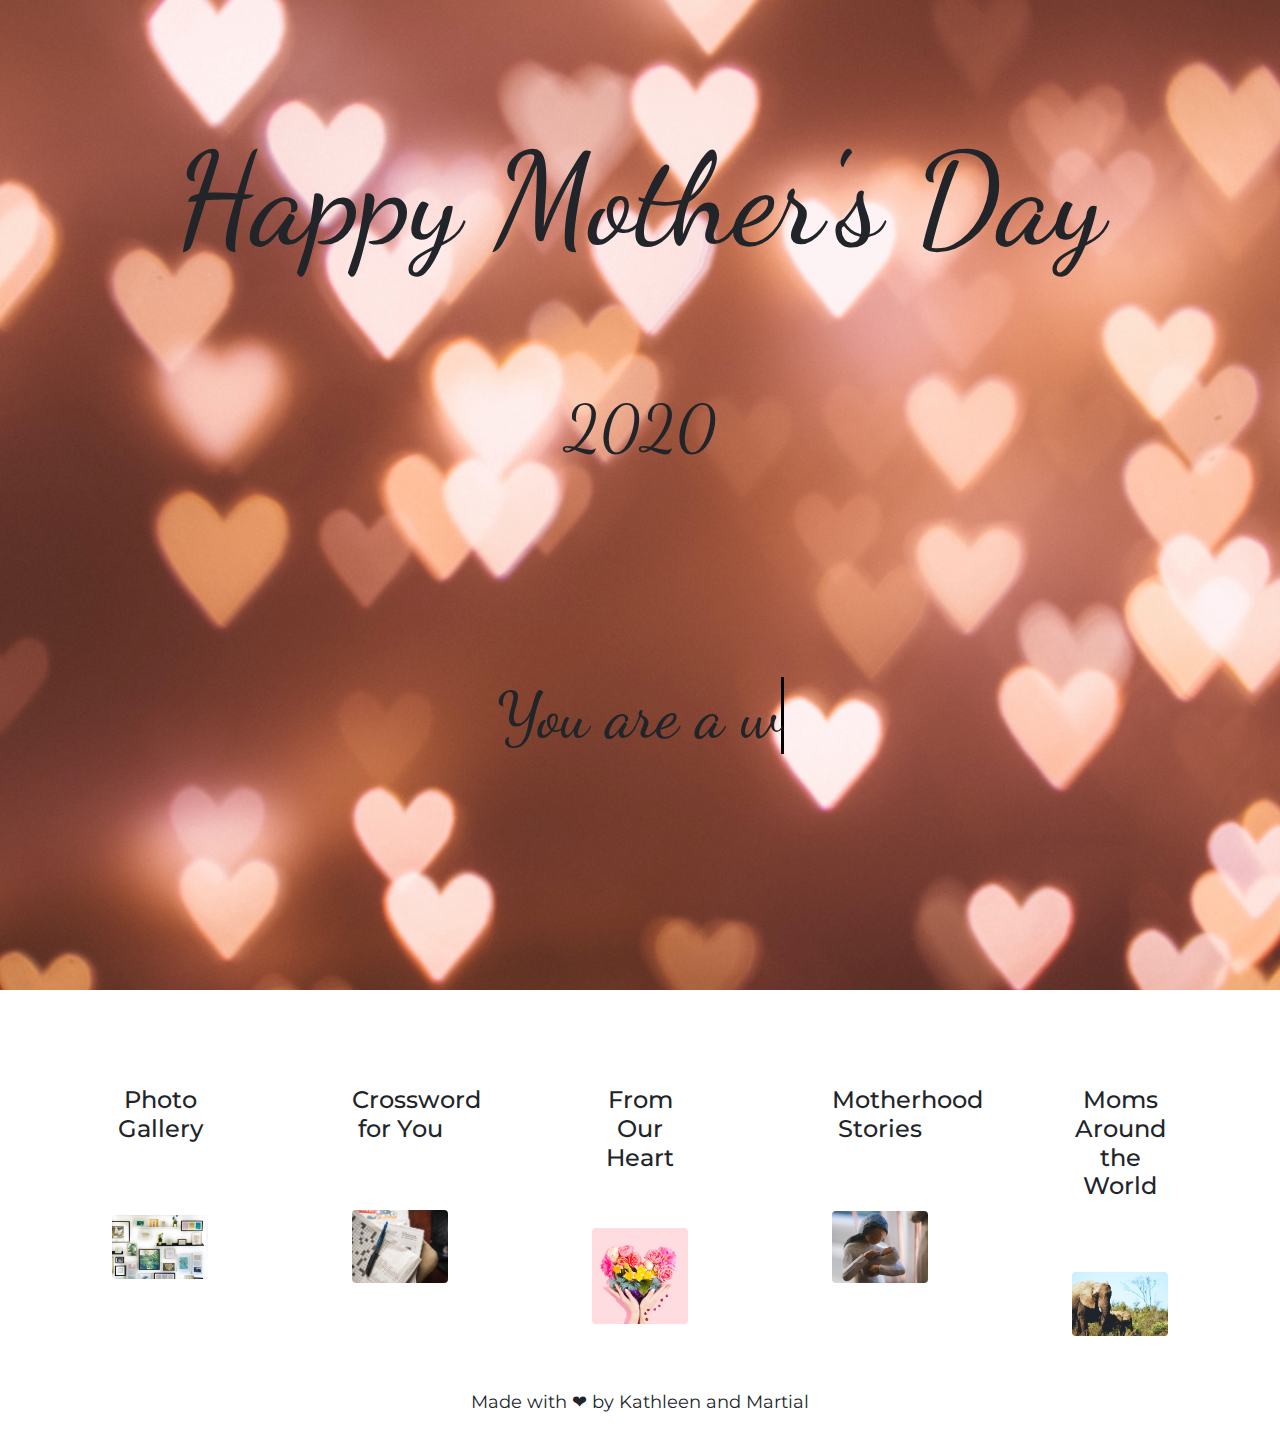
<file: index.html>
<!DOCTYPE html>
<html lang="en">
<head>
    <meta charset="UTF-8">
    <meta name="viewport" content="width=device-width, initial-scale=1.0">
    <link href="https://fonts.googleapis.com/css2?family=Dancing+Script:wght@700&display=swap" rel="stylesheet">
    <link href="https://fonts.googleapis.com/css2?family=Montserrat&display=swap" rel="stylesheet">
    <link rel="stylesheet" href="https://stackpath.bootstrapcdn.com/bootstrap/4.4.1/css/bootstrap.min.css" integrity="sha384-Vkoo8x4CGsO3+Hhxv8T/Q5PaXtkKtu6ug5TOeNV6gBiFeWPGFN9MuhOf23Q9Ifjh" crossorigin="anonymous">
    <link rel="stylesheet" href="style.css" media="print" onload="this.media='all'">
    <title>Mother's Day 2020</title> 
</head>
<body>

    <!-- loading div -->
    <div id="loader" class="center"></div> 

    <!-- SECTION ONE -->
    <header>
            <div id="typing-div">
                <div id="title-div">
                    <h1 id="title">Happy Mother's Day</h1><br><p>2020</p>
                </div>
                <div id="typing">
                    <h1>You <span
                        class="txt-rotate"
                        data-period="1500"
                        data-rotate='[ "are a wonderful mom.", "are kind.", "are an amazing Lovey.", "have a great laugh.", "are beautiful.", "have a lovely voice.", "care for others.", "are encouraging.", "love unconditionally.", "are generous.", "are precious to many!" ]'></span>
                    </h1>
                </div>
            </div>

    </header>
    
    <!-- SECTION TWO -->
    <div class="container-fluid section-two">
        <div id="card-div" class="row text-center justify-content-between">

            <!-- FIRST COL -->
            <div class="col-2 quarters">
                <div class="row text-center">
                    <div class="col">
                        <h4>Photo Gallery</h4>
                    </div>
                </div>
                <div class="row img-row">
                    <div class="col my-auto">
                        <a href="gallery.html" target="_blank" rel="noopener noreferrer">
                            <img class="img-fluid rounded" src="images/gallery.jpg" alt="pictures on wall">
                        </a>
                    </div>
                </div>
            </div>
            
            <!-- SECOND COL -->
            <div class="col-2 quarters">
                <div class="row text-center">
                    <div class="col">
                        <h4>Crossword for You</h4>
                    </div>
                </div>
                <div class="row img-row">
                    <div class="col my-auto">
                        <a href="crossword.html" target="_blank" rel="noopener noreferrer">
                            <img class="img-fluid rounded" src="images/crossword-puzzle.jpg" alt="crossword puzzle">
                        </a>
                    </div>
                </div>
            </div>


            <!-- THIRD COL -->
            <div class="col-2 quarters">
                <div class="row text-center">
                    <div class="col">
                        <h4>From Our Heart</h4>
                    </div>
                </div>
                <div class="row img-row">
                    <div class="col my-auto">
                        <a href="messages.html" target="_blank" rel="noopener noreferrer">
                            <img class="img-fluid rounded" src="images/heart.jpg" alt="heart with flowers">
                        </a>
                    </div>
                </div>
            </div>



            <!-- FOURTH COL -->
            <div class="col-2 quarters">
                <div class="row text-center">
                    <div class="col">
                        <h4>Motherhood Stories</h4>
                    </div>
                </div>
                <div class="row img-row">
                    <div class="col my-auto">
                        <a href="https://www.nytimes.com/interactive/2020/05/05/parenting/how-motherhood-changed-us.html" target="_blank" rel="noopener noreferrer">
                            <img class="img-fluid rounded" src="images/mom-stories.jpg" alt="mother figurine">
                        </a>
                    </div>
                </div>
            </div>

            <!-- FIFTH COL -->
            <div class="col-2 quarters">
                <div class="row text-center">
                    <div class="col">
                        <h4>Moms Around the World</h4>
                    </div>
                </div>
                <div class="row img-row">
                    <div class="col my-auto">
                        <a href="https://unsplash.com/s/photos/mother" target="_blank" rel="noopener noreferrer">
                            <img class="img-fluid rounded" src="images/elephant-mom.jpg" alt="mom and baby elephant">
                        </a>
                    </div>
                </div>
            </div>

        </div>
    </div>

    <footer>
        <div class='footer'>
            Made with &#10084; by Kathleen and Martial</a>
          </div>
    </footer>


    <script> 
        document.onreadystatechange = function() { 
            if (document.readyState !== "complete") { 
                document.querySelector( 
                  "body").style.visibility = "hidden"; 
                document.querySelector( 
                  "#loader").style.visibility = "visible"; 
            } else { 
                document.querySelector( 
                  "#loader").style.display = "none"; 
                document.querySelector( 
                  "body").style.visibility = "visible"; 
            } 
        }; 
    </script> 
    <script src="main.js"></script>
</body>

</html>
</file>
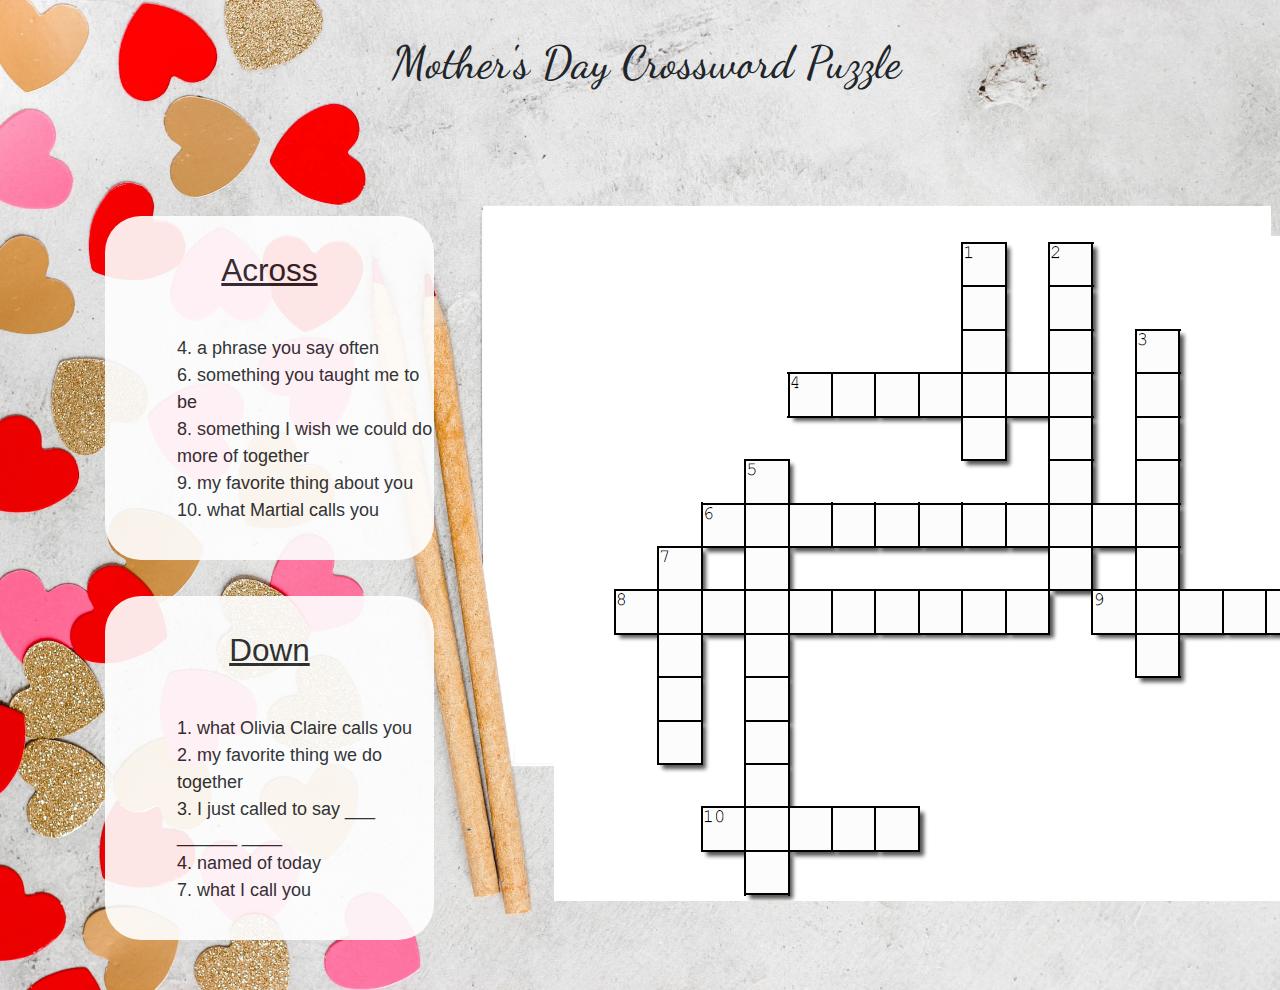
<file: crossword.html>
<!DOCTYPE html>
<html lang="en">
<head>
    <meta charset="UTF-8">
    <meta name="viewport" content="width=device-width, initial-scale=1.0">
    <link href="https://fonts.googleapis.com/css2?family=Dancing+Script:wght@700&display=swap" rel="stylesheet">
    <link href="https://fonts.googleapis.com/css2?family=Montserrat&display=swap" rel="stylesheet">
    <link rel="stylesheet" href="https://stackpath.bootstrapcdn.com/bootstrap/4.4.1/css/bootstrap.min.css" integrity="sha384-Vkoo8x4CGsO3+Hhxv8T/Q5PaXtkKtu6ug5TOeNV6gBiFeWPGFN9MuhOf23Q9Ifjh" crossorigin="anonymous">
    <link rel="stylesheet" href="crossword.css" media="print" onload="this.media='all'">
    <title>Mother's Day Crossword</title>
</head>
<body>

    <!-- loading div -->
    <div id="loader" class="center"></div> 

    <div class=container-fluid>

        <div class="row text-center">
            <div class="col" id="title-div">
                <h1 id="title">Mother's Day Crossword Puzzle</h1>
            </div>
        </div>
    

        <div class="row justify-content-between align-items-center">

            <!-- left column -->
            <div class="col-4 hint-column">
                
                <div class="row across-row align-items-center">
                    
                    <div class="col across-col">
                        <div class="row text-center">
                            <div class="col">
                                <h3><u>Across</u></h3>
                            </div>
                        </div>
                        <div class="row">
                            <div class="col hints">
                                <li>4. a phrase you say often</li>
                                <li>6. something you taught me to be</li>
                                <li>8. something I wish we could do more of together</li>
                                <li>9. my favorite thing about you</li>
                                <li>10. what Martial calls you</li>
                            </div>
                        </div>
                    </div>

                </div>
                
                <div class="row down-row align-items-center">

                    <div class="col down-col">
                        <div class="row text-center">
                            <div class="col">
                                <h3><u>Down</u></h3>
                            </div>
                        </div>
                        <div class="row">
                            <div class="col hints">
                                <li>1. what Olivia Claire calls you</li>
                                <li>2. my favorite thing we do together</li>
                                <li>3. I just called to say ___ ______ ____</li>
                                <li>4. named of today</li>
                                <li>7. what I call you</li>
                            </div>
                        </div>
                    </div>

                </div>
            </div>


            <!-- right column -->
            <div class="col-7 puzzle-column">
                <img src="images/crossword.png" alt="crossword puzzle">
            </div>


    </div>

    <script> 
        document.onreadystatechange = function() { 
            if (document.readyState !== "complete") { 
                document.querySelector( 
                  "body").style.visibility = "hidden"; 
                document.querySelector( 
                  "#loader").style.visibility = "visible"; 
            } else { 
                document.querySelector( 
                  "#loader").style.display = "none"; 
                document.querySelector( 
                  "body").style.visibility = "visible"; 
            } 
        }; 
    </script> 

</body>

</html>
</file>
<file: style.css>
html {
    margin:0;
    overflow-x: hidden!important;
}

body {
    font-size:18px;
    position: top;
    font-family: 'Montserrat', sans-serif;
}

#loader { 
    border: 12px solid #f3f3f3; 
    border-radius: 50%; 
    border-top: 12px solid #444444; 
    width: 70px; 
    height: 70px; 
    animation: spin 1s linear infinite; 
} 
  
@keyframes spin { 
    100% { 
        transform: rotate(360deg); 
    } 
} 
  
.center { 
    position: absolute; 
    top: 0; 
    bottom: 0; 
    left: 0; 
    right: 0; 
    margin: auto; 
} 

header {
    background-image: url(images/hearts.jpg);
    background-size: cover!important;
    background-position: center!important;
    background-repeat: no-repeat!important;
    height: 110vh;
    width: 101%;
    z-index:-10;
}

#title {
    font-size: 8rem;
}

#title-div {
    margin-top: 2rem;
    font-family: 'Dancing Script', cursive;
    text-align: center;
    font-size: 4rem;
}

h1 {
    font-family: 'Dancing Script', cursive;
    font-size: 4rem;
}

#typing-div {
    position: absolute;
    top: 0;
    left: 0;
    height: 100%;
    width: 100%;
    display: grid;
    grid-template-columns: 1fr;
    grid-template-rows: .65fr .3fr;
    justify-items: center;
    align-items:center;
}

#card-div {
    padding: 3rem 4rem 3rem 4rem;
}

.quarters {
    padding: 3rem;
}

.img-row {
    display: flex;
    height: 100%;
}

footer {
    text-align: center; 
    vertical-align: middle;
    line-height: 60px;
    left: 0;
    bottom: 0;
    width: 100%;
    padding-bottom: 1rem;
}
</file>
<file: crossword.css>
html {
    font-size:18px;
    overflow-x: hidden!important;
    position: relative;
    margin:0;
    font-family: 'Montserrat', sans-serif;
}

body {
    background-image: url(images/crossword-bg.jpg);
    background-size: cover!important;
    background-position: center!important;
    background-repeat: no-repeat!important;
    height: 110vh;
    width: 101%;
}

#loader { 
    border: 12px solid #f3f3f3; 
    border-radius: 50%; 
    border-top: 12px solid #444444; 
    width: 70px; 
    height: 70px; 
    animation: spin 1s linear infinite; 
} 
  
@keyframes spin { 
    100% { 
        transform: rotate(360deg); 
    } 
} 
  
.center { 
    position: absolute; 
    top: 0; 
    bottom: 0; 
    left: 0; 
    right: 0; 
    margin: auto; 
} 

#title {
    padding-top: 2rem;
    margin-bottom: 4rem;
    font-family: 'Dancing Script', cursive;
}

.across-row, .down-row {
    background-color: white;
    border-radius: 2rem;
    opacity: 90%;
}

.hints {
    padding: 2rem 0rem 2rem 4rem;
}

li {
    list-style: none;
}

.hint-column {
    margin-top: 1rem;
    margin-left: 3rem;
}

.across-col, .down-col {
    padding-top: 2rem;;
}

.across-row, .down-row {
    margin: 2rem;
}

/* .puzzle-column {
    padding-top: 0rem;
} */
</file>
